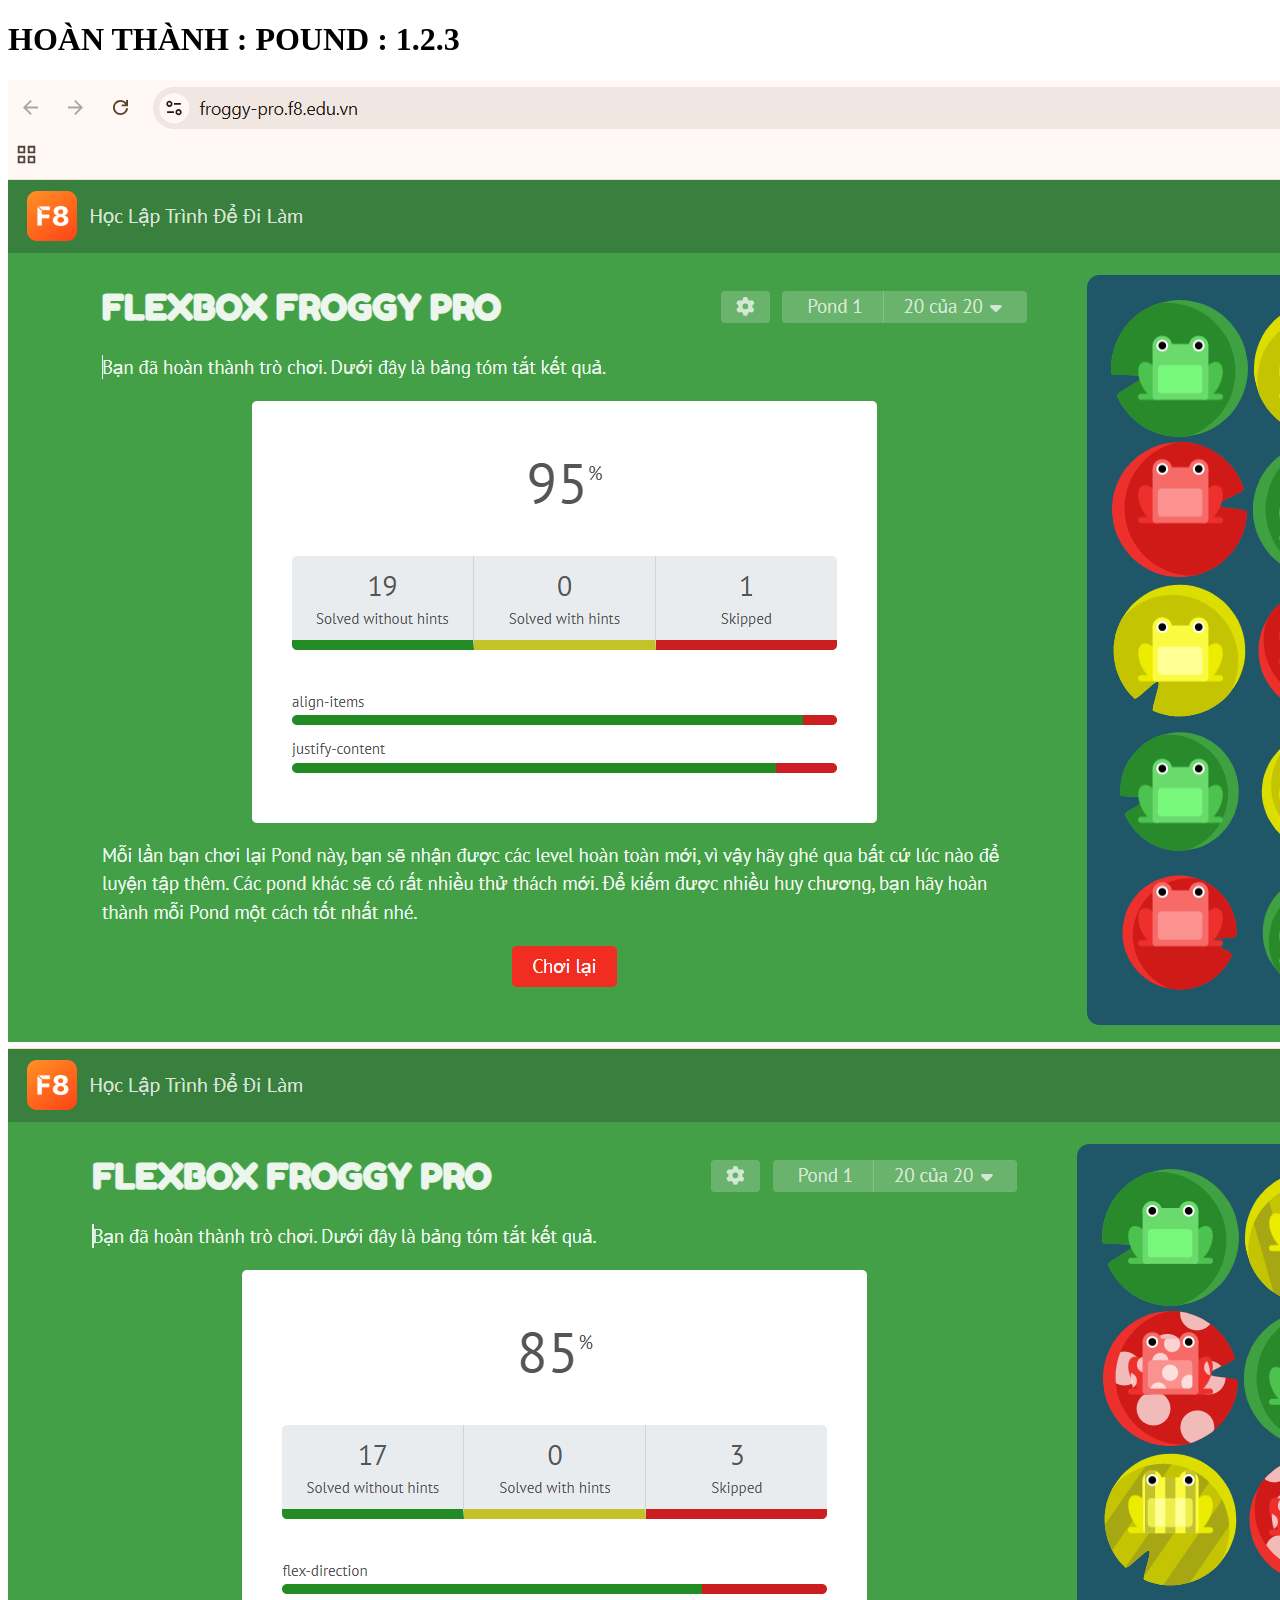
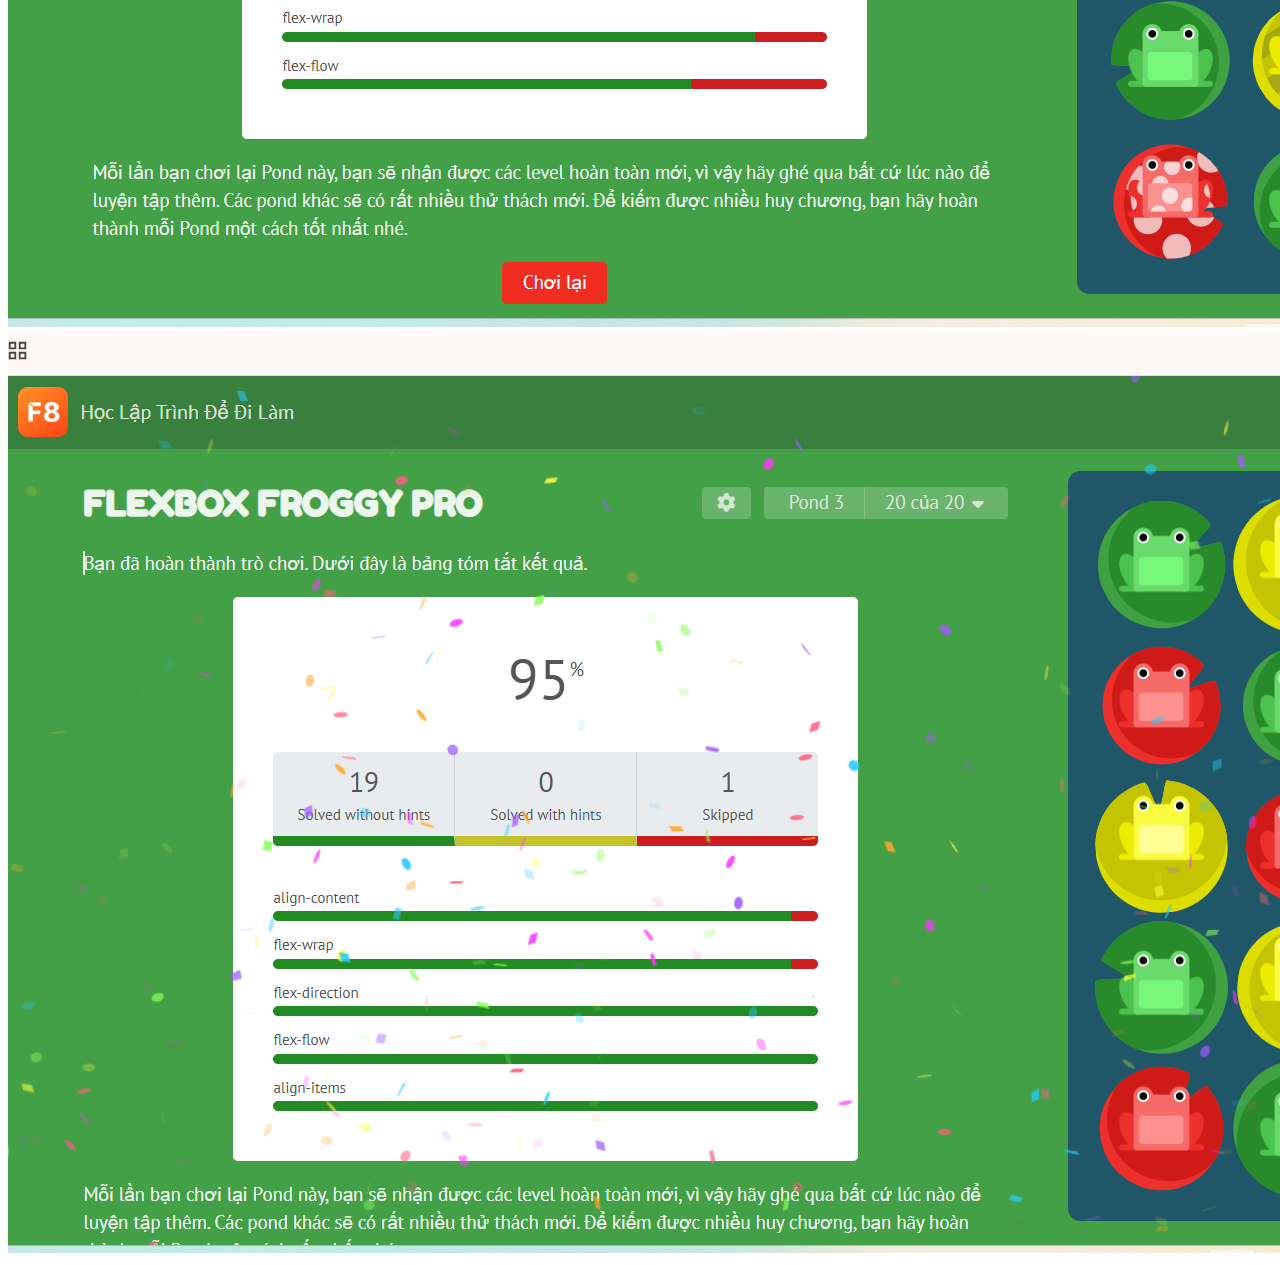
<file: froggy.html>
<!DOCTYPE html>
<html lang="en">
<head>
    <meta charset="UTF-8">
    <meta name="viewport" content="width=device-width, initial-scale=1.0">
    <title>HOÀN THÀNH POUND2</title>
</head>
<body>
    <H1> HOÀN THÀNH : POUND : 1.2.3</H1>
   <div class="box">
     <img src="./assets/css/img/finished-pound1-flexbox.ext.png" alt="">
    <img src="./assets/css/img/pound1.ext.png" alt="">
    <img src="./assets/css/img/pound3.ext.png" alt="">
    
   </div>
</body>
</html>
</file>
